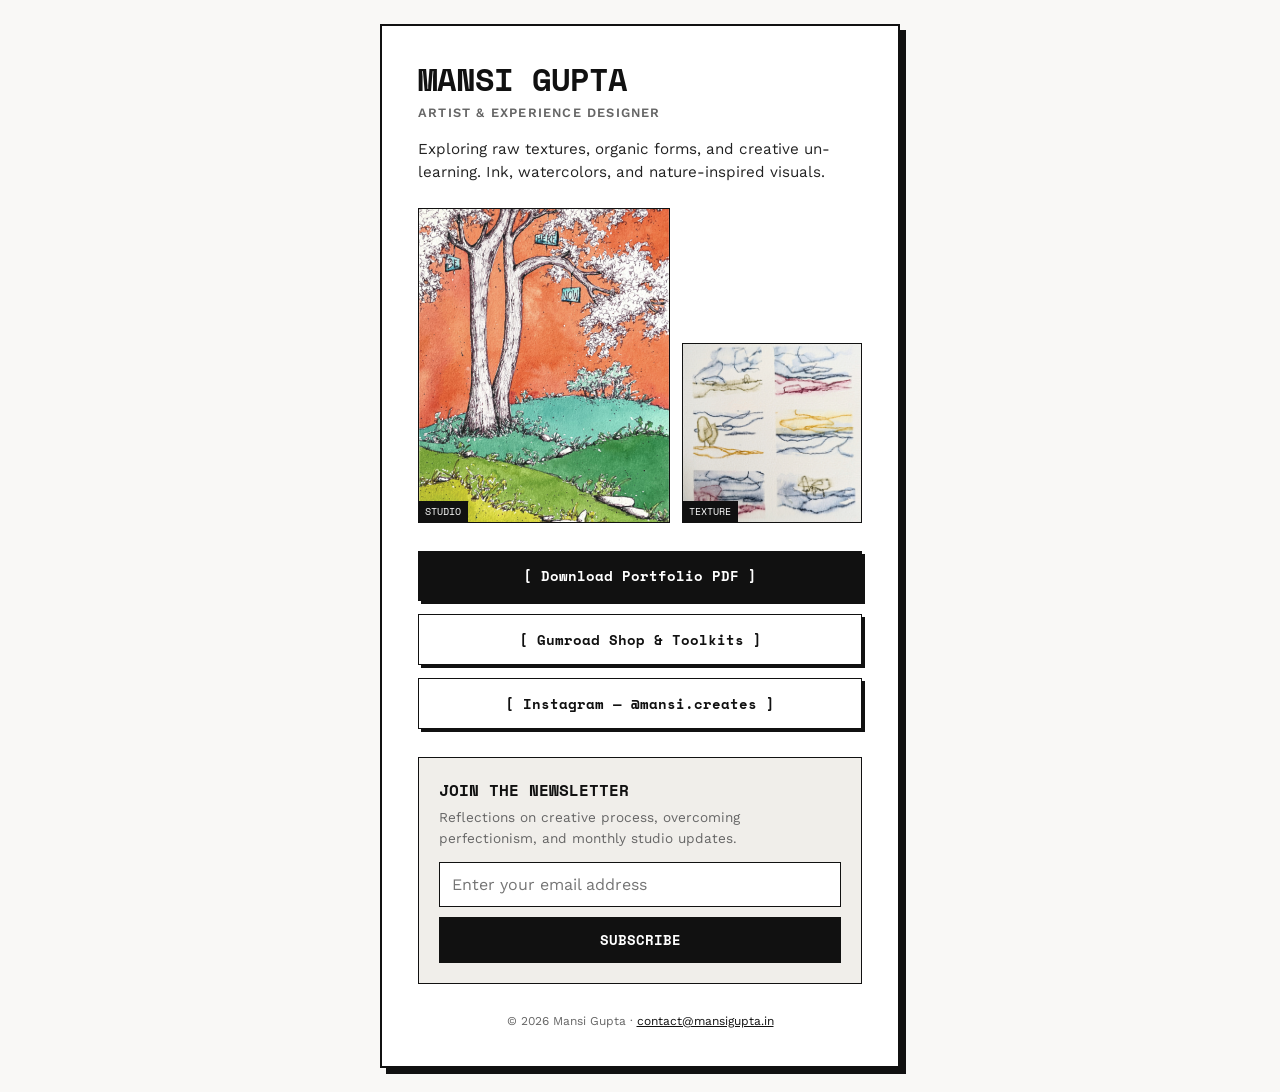
<file: gemini-code-1788946898580.html>
<!DOCTYPE html>
<html lang="en">
<head>
  <meta charset="UTF-8" />
  <meta name="viewport" content="width=device-width, initial-scale=1.0" />
  <title>Mansi Gupta — Artist & Experience Designer</title>

  <!-- Google Fonts -->
  <link rel="preconnect" href="https://fonts.googleapis.com">
  <link rel="preconnect" href="https://fonts.gstatic.com" crossorigin>
  <link href="https://fonts.googleapis.com/css2?family=Space+Mono:wght@400;700&family=Work+Sans:wght@400;500;600&display=swap" rel="stylesheet">

  <style>
    * {
      box-sizing: border-box;
      margin: 0;
      padding: 0;
    }

    :root {
      --bg-color: #F9F8F6;       /* Warm paper canvas */
      --card-bg: #FFFFFF;      /* Clean card background */
      --text-main: #111111;    /* Deep charcoal */
      --text-muted: #666666;   /* Muted grey */
      --border-color: #111111; /* Sharp outline border */
      --accent-bg: #F0EEEA;    /* Highlight fill */
    }

    body {
      background-color: var(--bg-color);
      color: var(--text-main);
      font-family: 'Work Sans', -apple-system, BlinkMacSystemFont, sans-serif;
      line-height: 1.5;
      display: flex;
      justify-content: center;
      align-items: center;
      min-height: 100vh;
      padding: 1.5rem 0.75rem;
    }

    /* Main Container with Responsive Padding */
    .container {
      width: 100%;
      max-width: 520px;
      background-color: var(--card-bg);
      border: 2px solid var(--border-color);
      padding: clamp(1.25rem, 5vw, 2.25rem);
      box-shadow: 6px 6px 0px var(--border-color);
    }

    header {
      margin-bottom: 1rem;
    }

    h1 {
      font-family: 'Space Mono', monospace;
      font-size: clamp(1.5rem, 6vw, 2rem);
      font-weight: 700;
      letter-spacing: -1px;
      text-transform: uppercase;
      line-height: 1.1;
      margin-bottom: 0.35rem;
    }

    .subtitle {
      font-size: 0.8rem;
      text-transform: uppercase;
      letter-spacing: 1.2px;
      color: var(--text-muted);
      font-weight: 600;
    }

    .bio {
      font-size: 0.95rem;
      color: #222222;
      margin-bottom: 1.5rem;
    }

    /* Improved Asymmetric Composition for Images */
    .image-composition {
      display: grid;
      grid-template-columns: 1.4fr 1fr;
      gap: 0.75rem;
      margin-bottom: 1.75rem;
    }

    .image-frame {
      border: 1.5px solid var(--border-color);
      background-color: var(--accent-bg);
      position: relative;
    }

    .image-frame.feature {
      aspect-ratio: 4 / 5; /* Tall primary artwork focus */
    }

    .image-frame.detail {
      aspect-ratio: 1 / 1; /* Secondary detail crop */
      align-self: end;    /* Offsets alignment vertically */
    }

    .image-frame img {
      width: 100%;
      height: 100%;
      object-fit: cover;
      display: block;
      filter: grayscale(15%);
      transition: filter 0.2s ease;
    }

    .image-frame img:hover {
      filter: grayscale(0%);
    }

    .image-tag {
      position: absolute;
      bottom: 0;
      left: 0;
      background: var(--text-main);
      color: #FFF;
      font-family: 'Space Mono', monospace;
      font-size: 0.65rem;
      padding: 0.15rem 0.4rem;
      text-transform: uppercase;
    }

    /* Links Stack & Tactile Buttons */
    .links-stack {
      display: flex;
      flex-direction: column;
      gap: 0.85rem;
      margin-bottom: 1.75rem;
    }

    .btn {
      display: block;
      text-align: center;
      padding: 0.85rem 1rem;
      font-family: 'Space Mono', monospace;
      font-size: 0.88rem;
      font-weight: 700;
      text-decoration: none;
      border: 1.5px solid var(--border-color);
      transition: transform 0.1s ease, box-shadow 0.1s ease, background-color 0.15s ease;
      -webkit-tap-highlight-color: transparent;
    }

    .btn-primary {
      background-color: var(--text-main);
      color: #FFFFFF;
      box-shadow: 3px 3px 0px var(--border-color);
    }

    .btn-primary:active,
    .btn-primary:hover {
      background-color: #222222;
      transform: translate(-1px, -1px);
      box-shadow: 4px 4px 0px var(--border-color);
    }

    .btn-secondary {
      background-color: var(--card-bg);
      color: var(--text-main);
      box-shadow: 3px 3px 0px var(--border-color);
    }

    .btn-secondary:active,
    .btn-secondary:hover {
      background-color: var(--text-main);
      color: #FFFFFF;
      transform: translate(-1px, -1px);
      box-shadow: 4px 4px 0px var(--border-color);
    }

    /* Newsletter Card */
    .newsletter-box {
      background-color: var(--accent-bg);
      border: 1.5px solid var(--border-color);
      padding: 1.25rem;
      margin-top: 1rem;
    }

    .newsletter-box h3 {
      font-family: 'Space Mono', monospace;
      font-size: 1rem;
      margin-bottom: 0.35rem;
      text-transform: uppercase;
    }

    .newsletter-box p {
      font-size: 0.85rem;
      color: var(--text-muted);
      margin-bottom: 0.85rem;
    }

    .newsletter-form {
      display: flex;
      flex-direction: column;
      gap: 0.65rem;
    }

    /* Prevents iOS Zoom on focus */
    .newsletter-form input[type="email"] {
      width: 100%;
      padding: 0.75rem;
      border: 1.5px solid var(--border-color);
      font-family: 'Work Sans', sans-serif;
      font-size: 16px; 
      outline: none;
      border-radius: 0;
      background-color: #FFF;
    }

    .newsletter-form button {
      width: 100%;
      padding: 0.75rem;
      background-color: var(--text-main);
      color: #FFFFFF;
      border: 1.5px solid var(--border-color);
      font-family: 'Space Mono', monospace;
      font-size: 0.85rem;
      font-weight: 700;
      cursor: pointer;
      border-radius: 0;
      text-transform: uppercase;
    }

    .newsletter-form button:hover {
      background-color: #333333;
    }

    footer {
      text-align: center;
      font-size: 0.75rem;
      color: var(--text-muted);
      margin-top: 1.75rem;
    }

    footer a {
      color: var(--text-main);
      text-decoration: underline;
    }
  </style>
</head>
<body>

  <main class="container">
    <!-- Header -->
    <header>
      <h1>Mansi Gupta</h1>
      <p class="subtitle">Artist & Experience Designer</p>
    </header>

    <!-- Bio -->
    <p class="bio">
      Exploring raw textures, organic forms, and creative un-learning. Ink, watercolors, and nature-inspired visuals.
    </p>

    <!-- Asymmetric Image Composition -->
    <section class="image-composition">
      <div class="image-frame feature">
        <img src="art-1.jpg" alt="Primary Artwork Feature" />
        <span class="image-tag">Studio</span>
      </div>
      <div class="image-frame detail">
        <img src="art-2.jpg" alt="Artwork Texture Detail" />
        <span class="image-tag">Texture</span>
      </div>
    </section>

    <!-- Links Section -->
    <section class="links-stack">
      <a href="portfolio.pdf" class="btn btn-primary" download="Mansi_Gupta_Portfolio.pdf">
        [ Download Portfolio PDF ]
      </a>

      <a href="https://mansicreates.gumroad.com/" class="btn btn-secondary" target="_blank" rel="noopener">
        [ Gumroad Shop & Toolkits ]
      </a>

      <a href="https://www.instagram.com/mansi.creates" class="btn btn-secondary" target="_blank" rel="noopener">
        [ Instagram — @mansi.creates ]
      </a>
    </section>

    <!-- Newsletter Embed Card -->
    <section class="newsletter-box">
      <h3>Join the Newsletter</h3>
      <p>Reflections on creative process, overcoming perfectionism, and monthly studio updates.</p>
      
      <form class="newsletter-form" action="https://yournewsletter.substack.com/subscribe" method="post" target="_blank">
        <input type="email" name="email" placeholder="Enter your email address" required />
        <button type="submit">SUBSCRIBE</button>
      </form>
    </section>

    <!-- Footer -->
    <footer>
      <p>© 2026 Mansi Gupta · <a href="mailto:contact@mansigupta.in">contact@mansigupta.in</a></p>
    </footer>
  </main>

</body>
</html>
</file>
